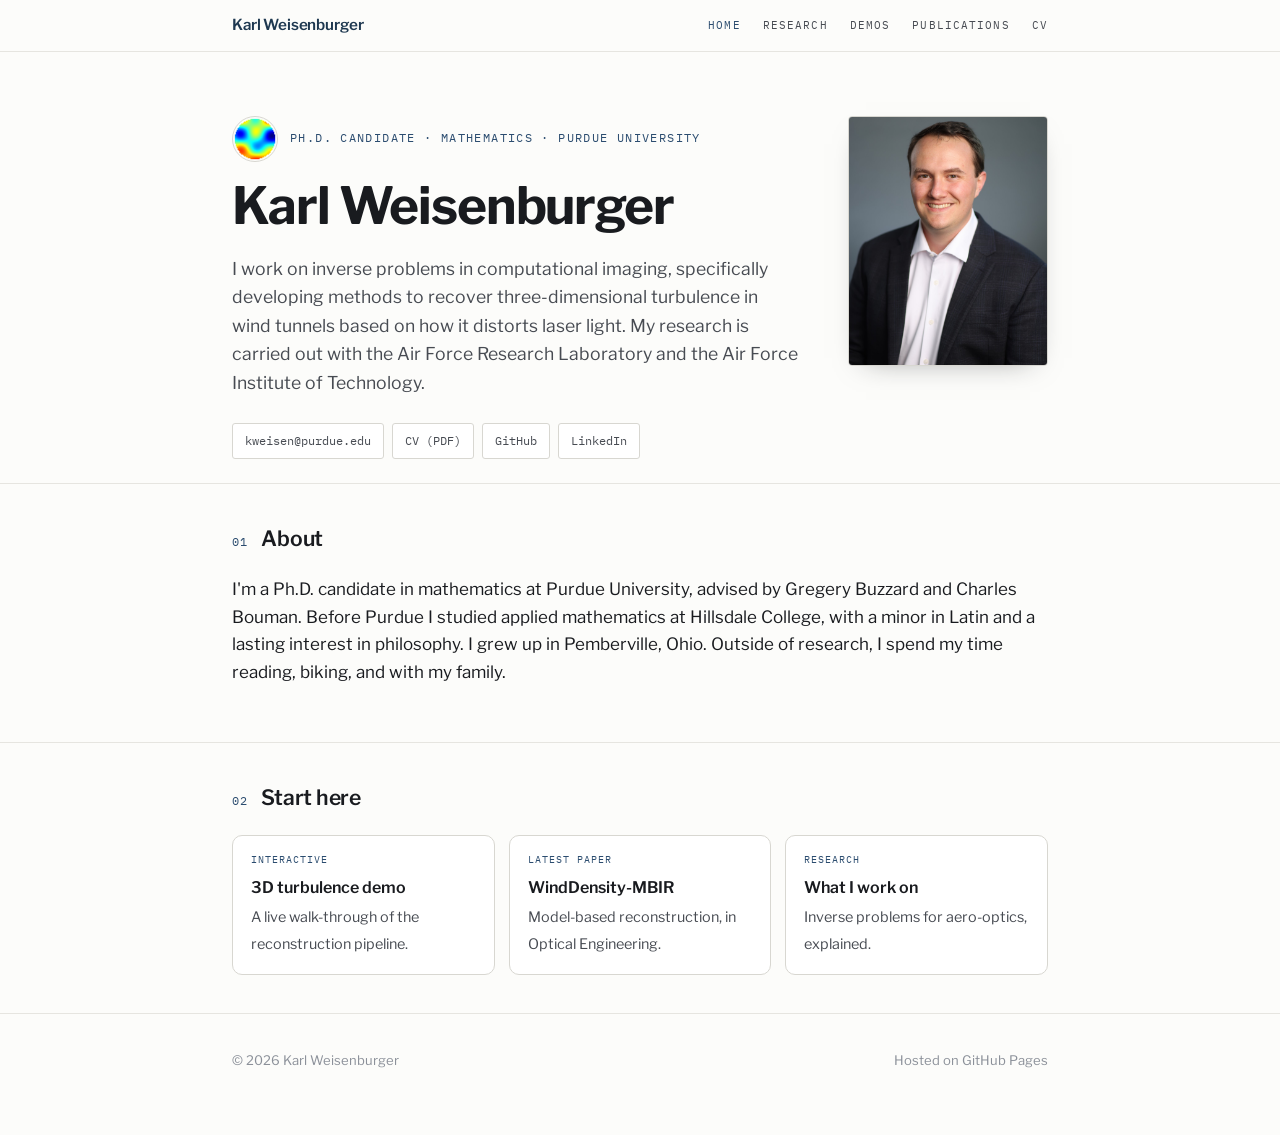
<file: index.html>
<!doctype html>
<html lang="en">
<head>
<meta charset="utf-8">
<meta name="viewport" content="width=device-width, initial-scale=1.0">
<title>Karl Weisenburger</title>
<meta name="description" content="Karl Weisenburger, Ph.D. candidate in mathematics at Purdue. Inverse problems and model-based reconstruction for aero-optics.">
<meta property="og:title" content="Karl Weisenburger">
<meta property="og:description" content="Ph.D. candidate in mathematics at Purdue. Inverse problems, computational imaging, tomographic wavefront sensing.">
<link rel="preconnect" href="https://fonts.googleapis.com">
<link rel="preconnect" href="https://fonts.gstatic.com" crossorigin>
<link href="https://fonts.googleapis.com/css2?family=Libre+Franklin:wght@400;500;600;700&family=IBM+Plex+Mono:wght@400;500&display=swap" rel="stylesheet">
<link rel="stylesheet" href="style.css">
<script>document.documentElement.classList.add('js');</script>
</head>
<body>

<nav><div class="wrap">
  <a class="brand" href="index.html">Karl Weisenburger</a>
  <span class="links">
    <a class="here" href="index.html">Home</a>
    <a href="research.html">Research</a>
    <a href="demos.html">Demos</a>
    <a href="publications.html">Publications</a>
    <a href="cv.pdf">CV</a>
  </span>
</div></nav>

<header class="hero">
  <div class="wrap">
    <div class="hero-grid">
      <div>
        <div class="mark">
          <canvas id="cvChip" width="48" height="48" aria-hidden="true"></canvas>
          <p class="eyebrow">Ph.D. Candidate · Mathematics · Purdue University</p>
        </div>
        <h1>Karl Weisenburger</h1>
        <p class="intro">I work on inverse problems in computational imaging, specifically developing methods to recover three-dimensional turbulence in wind tunnels based on how it distorts laser light. My research is carried out with the Air Force Research Laboratory and the Air Force Institute of Technology.</p>
        <div class="contacts">
          <a href="mailto:kweisen@purdue.edu">kweisen@purdue.edu</a>
          <a href="cv.pdf">CV (PDF)</a>
          <a href="https://github.com/Karl-Weisenburger">GitHub</a>
          <a href="https://www.linkedin.com/in/karl-weisenburger-776937213">LinkedIn</a>
        </div>
      </div>
      <div class="portrait">
        <img src="photo.jpg" alt="Karl Weisenburger" onerror="this.replaceWith(Object.assign(document.createElement('div'),{className:'ph',textContent:'KW'}));">
      </div>
    </div>
  </div>
</header>

<section>
  <div class="wrap reveal">
    <div class="sec-head"><span class="sec-num">01</span><h2>About</h2></div>
    <p>I'm a Ph.D. candidate in mathematics at Purdue University, advised by Gregery Buzzard and Charles Bouman. Before Purdue I studied applied mathematics at Hillsdale College, with a minor in Latin and a lasting interest in philosophy. I grew up in Pemberville, Ohio. Outside of research, I spend my time reading, biking, and with my family.</p>
  </div>
</section>

<section>
  <div class="wrap reveal">
    <div class="sec-head"><span class="sec-num">02</span><h2>Start here</h2></div>
    <div class="cards">
      <a class="lcard" href="demos.html">
        <span class="lk">Interactive</span>
        <span class="lt">3D turbulence demo</span>
        <span class="ls">A live walk-through of the reconstruction pipeline.</span>
      </a>
      <a class="lcard" href="publications.html">
        <span class="lk">Latest paper</span>
        <span class="lt">WindDensity-MBIR</span>
        <span class="ls">Model-based reconstruction, in Optical Engineering.</span>
      </a>
      <a class="lcard" href="research.html">
        <span class="lk">Research</span>
        <span class="lt">What I work on</span>
        <span class="ls">Inverse problems for aero-optics, explained.</span>
      </a>
    </div>
  </div>
</section>

<footer><div class="wrap">
  <span>&copy; <span id="yr">2026</span> Karl Weisenburger</span>
  <span>Hosted on GitHub Pages</span>
</div></footer>

<script>
  document.getElementById('yr').textContent = new Date().getFullYear();
  var els = document.querySelectorAll('.reveal');
  if ('IntersectionObserver' in window){
    var io = new IntersectionObserver(function(es){ es.forEach(function(e){ if(e.isIntersecting){ e.target.classList.add('in'); io.unobserve(e.target);} }); }, {threshold:0.1});
    els.forEach(function(el){ io.observe(el); });
  } else { els.forEach(function(el){ el.classList.add('in'); }); }

  function mulberry32(a){return function(){a|=0;a=a+0x6D2B79F5|0;var t=Math.imul(a^a>>>15,1|a);t=t+Math.imul(t^t>>>7,61|t)^t;return((t^t>>>14)>>>0)/4294967296;};}
  function jet(t){t=t<0?0:t>1?1:t;var r=1.5-Math.abs(4*t-3),g=1.5-Math.abs(4*t-2),b=1.5-Math.abs(4*t-1);return[Math.round(255*(r<0?0:r>1?1:r)),Math.round(255*(g<0?0:g>1?1:g)),Math.round(255*(b<0?0:b>1?1:b))];}
  function field(N,seed){var rng=mulberry32(seed),c=[];for(var k=0;k<5;k++)c.push({ax:rng()*1.1+0.35,ay:rng()*1.1+0.35,px:rng()*6.283,py:rng()*6.283,amp:rng()*0.8+0.4});var f=new Float32Array(N*N),i=0,mn=1e9,mx=-1e9;for(var y=0;y<N;y++)for(var x=0;x<N;x++){var u=x/N*6.283,v=y/N*6.283,s=0;for(var j=0;j<c.length;j++){var o=c[j];s+=o.amp*Math.sin(o.ax*u+o.px)*Math.cos(o.ay*v+o.py);}f[i]=s;if(s<mn)mn=s;if(s>mx)mx=s;i++;}for(i=0;i<f.length;i++)f[i]=(f[i]-mn)/(mx-mn);return f;}
  (function(){var chip=document.getElementById('cvChip'); if(!chip) return; var N=48,R=N*0.46,cx=N/2-0.5,cy=N/2-0.5,cf=field(N,909),ctx=chip.getContext('2d'),im=ctx.createImageData(N,N),p=im.data;
    for(var y=0;y<N;y++)for(var x=0;x<N;x++){var ii=y*N+x,oo=ii*4,d=Math.sqrt((x-cx)*(x-cx)+(y-cy)*(y-cy)); if(d<=R){var col=jet(cf[ii]);p[oo]=col[0];p[oo+1]=col[1];p[oo+2]=col[2];p[oo+3]=255;}else{p[oo+3]=0;}}
    ctx.putImageData(im,0,0);})();
</script>
  <script data-goatcounter="https://karl-weisenburger.goatcounter.com/count"
        async src="//gc.zgo.at/count.js"></script>
</body>
</html>
</file>
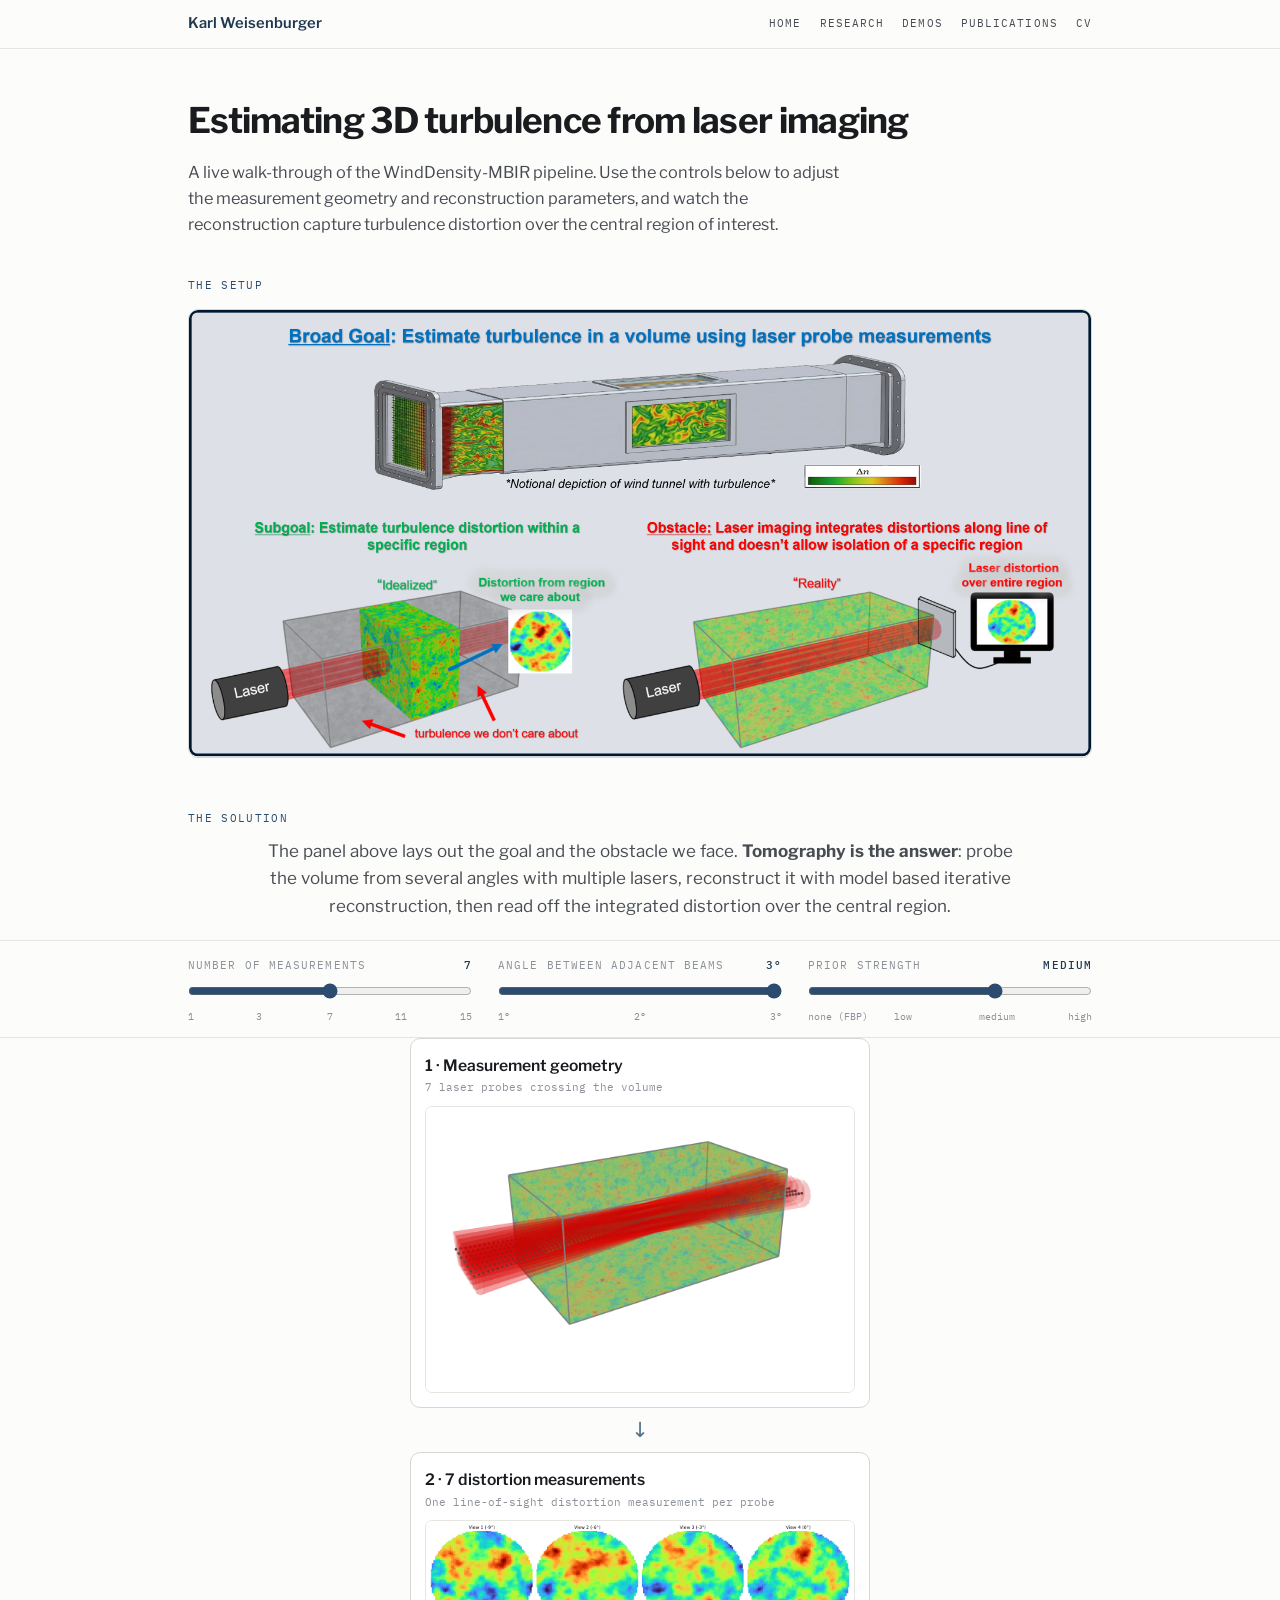
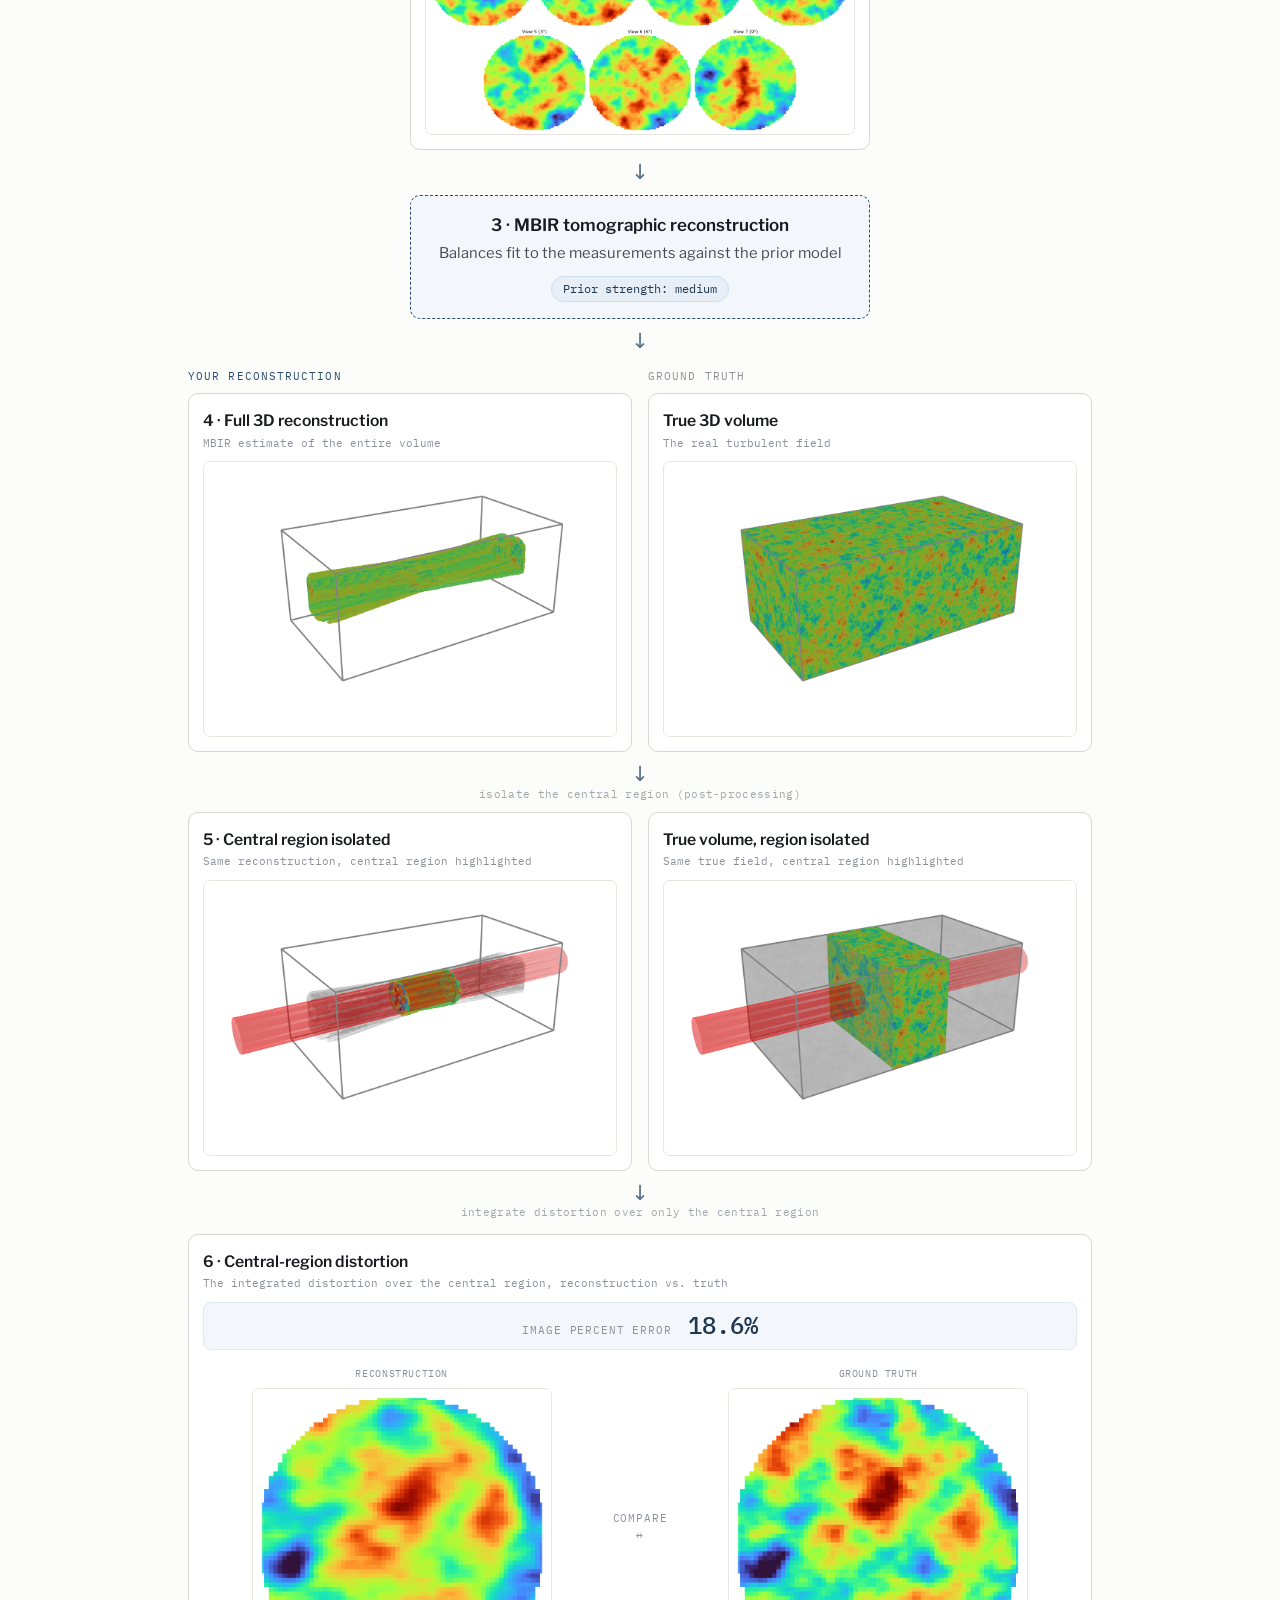
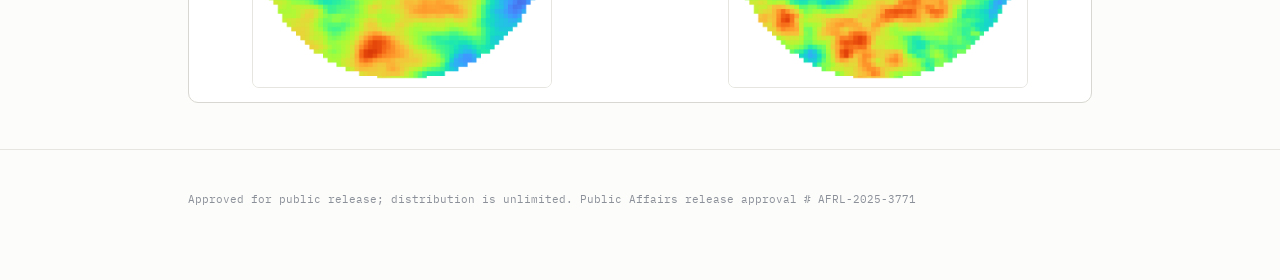
<file: demos/winddensity/index.html>
<!doctype html>
<html lang="en">
<head>
<meta charset="utf-8">
<meta name="viewport" content="width=device-width, initial-scale=1.0">
<title>Interactive demo · 3D turbulence from laser imaging · Karl Weisenburger</title>
<meta name="description" content="Interactive demo: estimating 3D turbulence from laser imaging with model-based iterative reconstruction. Adjust the number of measurements and the prior strength.">
<link rel="preconnect" href="https://fonts.googleapis.com">
<link rel="preconnect" href="https://fonts.gstatic.com" crossorigin>
<link href="https://fonts.googleapis.com/css2?family=Libre+Franklin:wght@400;500;600;700&family=IBM+Plex+Mono:wght@400;500&display=swap" rel="stylesheet">
<style>
  :root{
    --bg:#FCFCFA; --panel:#FFFFFF; --ink:#191B1F; --soft:#474B52; --muted:#8B9099;
    --line:#E6E5E0; --line-2:#D8D7D1; --accent:#2B4C6F; --accent-deep:#1E3850;
    --sans:"Libre Franklin",system-ui,sans-serif; --mono:"IBM Plex Mono",ui-monospace,monospace;
  }
  *{box-sizing:border-box;}
  html{scroll-behavior:smooth;}
  body{margin:0; background:var(--bg); color:var(--ink); font-family:var(--sans); font-size:17px; line-height:1.6; -webkit-font-smoothing:antialiased;}
  a{color:var(--accent-deep); text-decoration:none; border-bottom:1px solid rgba(43,76,111,.3);}
  a:hover{color:var(--accent); border-color:var(--accent);}
  .wrap{max-width:960px; margin:0 auto; padding:0 28px;}

  nav{background:var(--bg); border-bottom:1px solid var(--line);}
  nav .wrap{display:flex; justify-content:space-between; align-items:center; padding:12px 28px;}
  nav .brand{font-weight:600; font-size:.92rem; border:none;}
  nav .links{display:flex; gap:18px; flex-wrap:wrap;}
  nav .links a{font-family:var(--mono); font-size:.68rem; letter-spacing:.1em; text-transform:uppercase; color:var(--soft); border:none;}
  nav .links a:hover{color:var(--accent);}

  .top{padding:30px 0 8px;}
  .back{font-family:var(--mono); font-size:.72rem; letter-spacing:.08em; text-transform:uppercase; color:var(--soft); border:none;}
  h1{font-weight:700; font-size:clamp(1.7rem,4vw,2.2rem); letter-spacing:-.02em; margin:14px 0 10px;}
  .intro{color:var(--soft); font-size:1.02rem; margin:0 0 6px; max-width:60ch;}

  /* controls */
  .controls{position:sticky; top:0; z-index:20; background:rgba(252,252,250,.94); backdrop-filter:blur(6px); border-top:1px solid var(--line); border-bottom:1px solid var(--line); margin-top:18px;}
  .controls .wrap{padding:16px 28px; display:grid; grid-template-columns:repeat(3, 1fr); gap:26px;}
  .ctrl .lbl{font-family:var(--mono); font-size:.68rem; letter-spacing:.1em; text-transform:uppercase; color:var(--muted); display:flex; justify-content:space-between; margin-bottom:6px;}
  .ctrl .val{color:var(--accent-deep); font-weight:500;}
  .ctrl input[type=range]{width:100%; accent-color:var(--accent); margin:2px 0 4px;}
  .ticks { position: relative; height: 1.2em; margin-top: 2px; font-family: var(--mono); font-size: .62rem; color: var(--muted); }
  .ticks span { position: absolute; top: 0; transform: translateX(-50%); white-space: nowrap; }
  .ticks span:first-child { transform: translateX(0); }
  .ticks span:last-child { transform: translateX(-100%); }
  @media (max-width:768px){ .controls .wrap{grid-template-columns:1fr; gap:18px;} }

  section{padding:26px 0;}
  .kicker{font-family:var(--mono); font-size:.7rem; letter-spacing:.12em; text-transform:uppercase; color:var(--accent); margin:0 0 14px;}

  .band{border:1px solid var(--line-2); border-radius:10px; overflow:hidden; background:var(--panel);}
  .band + .band{margin-top:12px;}

  .flow{display:flex; flex-direction:column; align-items:center; gap:0;}
  .stage{width:100%; max-width:460px;}
  .arrow{color:var(--accent); font-size:1.3rem; line-height:1; margin:12px 0; opacity:.8; text-align:center;}
  .arrow .arrow-cap{display:block; font-family:var(--mono); font-size:.66rem; letter-spacing:.03em; color:var(--muted); margin-top:4px;}

  .card{border:1px solid var(--line-2); border-radius:10px; background:var(--panel); padding:14px;}
  .card .ct{font-weight:600; font-size:.98rem; margin:0 0 2px;}
  .card .cs{font-family:var(--mono); font-size:.68rem; color:var(--muted); margin:0 0 10px; line-height:1.45;}

  .slot{position:relative; width:100%; border-radius:7px; overflow:hidden; background:#FFFFFF; border:1px solid var(--line);}
  .ar32{aspect-ratio:3/2;} .ar21{aspect-ratio:2/1;} .ar11{aspect-ratio:1/1;}
  .slot img{width:100%; height:100%; object-fit:contain; display:none; background:#FFFFFF;}
  .slot.fit{aspect-ratio:auto; border:none; background:transparent; border-radius:0;}
  .slot.fit img{height:auto; object-fit:contain; background:transparent;}
  .slot.fit .ph{position:relative; inset:auto; min-height:90px;}
  .ph{position:absolute; inset:0; display:flex; flex-direction:column; align-items:center; justify-content:center; gap:6px; text-align:center; padding:12px;
      background:repeating-linear-gradient(45deg,#fff,#fff 10px,#F4F2EC 10px,#F4F2EC 20px);}
  .ph .ph-t{font-size:.82rem; color:var(--soft); font-weight:500;}
  .ph .fn{font-family:var(--mono); font-size:.68rem; color:var(--accent-deep); background:#E8EEF5; padding:2px 8px; border-radius:4px;}

  .mbir{text-align:center; padding:16px; border:1px dashed var(--accent); border-radius:10px; background:#F3F6FA;}
  .mbir .t{font-weight:600;}
  .mbir .p{font-size:.92rem; color:var(--soft); margin-top:3px;}
  .mbir .pill{display:inline-block; margin-top:10px; font-family:var(--mono); font-size:.72rem; color:var(--accent-deep); background:#E8EEF5; border:1px solid #CDDDF0; padding:3px 11px; border-radius:999px;}

  .lower{display:grid; grid-template-columns:1fr 1fr; gap:16px; margin-top:4px;}
  .lane-h{font-family:var(--mono); font-size:.68rem; letter-spacing:.1em; text-transform:uppercase; margin:0 0 8px;}
  .lane-recon .lane-h{color:var(--accent);}
  .lane-truth .lane-h{color:var(--muted);}
  @media (max-width:560px){ .lower{grid-template-columns:1fr;} }

  .compare{margin-top:16px;}
  .compare .cmp-grid{display:grid; grid-template-columns:1fr auto 1fr; gap:12px; align-items:center;}
  .compare .vs{font-family:var(--mono); font-size:.66rem; letter-spacing:.08em; text-transform:uppercase; color:var(--muted); text-align:center;}
  .compare .mini-h{font-family:var(--mono); font-size:.64rem; letter-spacing:.06em; text-transform:uppercase; color:var(--muted); text-align:center; margin:0 0 6px;}
  @media (max-width:560px){ .compare .cmp-grid{grid-template-columns:1fr;} .compare .vs{padding:4px 0;} }

  .soln-intro{color:var(--soft); max-width:64ch; margin:-4px auto 20px; text-align:center;}

  .nrmse-bar{display:flex; align-items:baseline; justify-content:center; gap:16px; margin:2px 0 16px; padding:10px 14px; background:#F3F6FA; border:1px solid #E0E8F0; border-radius:8px; flex-wrap:wrap;}
  .nrmse-bar .nlabel{font-family:var(--mono); font-size:.66rem; letter-spacing:.08em; text-transform:uppercase; color:var(--muted);}
  .nrmse-bar .nval{font-family:var(--mono); font-size:1.5rem; font-weight:500; color:var(--accent-deep); line-height:1;}
  .nrmse-bar .nsub{font-family:var(--mono); font-size:.72rem; color:var(--muted);}
  .compare .slot{max-width:300px; margin-left:auto; margin-right:auto;}

  footer{padding:30px 0 60px; color:var(--muted); font-size:.82rem; border-top:1px solid var(--line); margin-top:20px;}
  .note{font-family:var(--mono); font-size:.7rem; color:var(--muted); line-height:1.6;}
</style>
</head>
<body>

<nav><div class="wrap">
  <a class="brand" href="../../index.html">Karl Weisenburger</a>
  <span class="links">
    <a href="../../index.html">Home</a>
    <a href="../../research.html">Research</a>
    <a href="../../demos.html">Demos</a>
    <a href="../../publications.html">Publications</a>
    <a href="../../cv.pdf">CV</a>
  </span>
</div></nav>

<div class="top">
  <div class="wrap">
    <h1>Estimating 3D turbulence from laser imaging</h1>
    <p class="intro">A live walk-through of the WindDensity-MBIR pipeline. Use the controls below to adjust the measurement geometry and reconstruction parameters, and watch the reconstruction capture turbulence distortion over the central region of interest.</p>
  </div>
</div>

<section>
  <div class="wrap">
    <p class="kicker">The setup</p>
    <div class="band"><div class="slot fit" id="slot-context"><img alt="Goal, problem, and idea"><div class="ph"><span class="ph-t">Context strip: goal / problem / idea</span><span class="fn">img/context.png</span></div></div></div>
  </div>
</section>

<section>
  <div class="wrap">
    <p class="kicker">The solution</p>
    <p class="soln-intro">The panel above lays out the goal and the obstacle we face. <b>Tomography is the answer</b>: probe the volume from several angles with multiple lasers, reconstruct it with model based iterative reconstruction, then read off the integrated distortion over the central region.</p>
  </div>

  <div class="controls">
    <div class="wrap">
      <div class="ctrl">
        <div class="lbl"><span>Number of measurements</span><span class="val" id="nOut">7</span></div>
        <input type="range" id="nSlider" min="0" max="4" step="1" value="2" aria-label="Number of measurements">
        <div class="ticks">
  		<span style="left: 0%;">1</span>
  		<span style="left: 25%;">3</span>
  		<span style="left: 50%;">7</span>
  		<span style="left: 75%;">11</span>
  		<span style="left: 100%;">15</span>
	</div>
      </div>
      <div class="ctrl">
        <div class="lbl"><span>Angle between adjacent beams</span><span class="val" id="aOut">3&deg;</span></div>
        <input type="range" id="aSlider" min="0" max="2" step="1" value="2" aria-label="Angle between adjacent beams">
        <div class="ticks">
  		<span style="left: 0%;">1&deg;</span>
  		<span style="left: 50%;">2&deg;</span>
  		<span style="left: 100%;">3&deg;</span>
	</div>
      </div>
      <div class="ctrl">
        <div class="lbl"><span>Prior strength</span><span class="val" id="pOut">medium</span></div>
        <input type="range" id="pSlider" min="0" max="3" step="1" value="2" aria-label="Prior strength">
        <div class="ticks">
  		<span style="left: 0%;">none (FBP)</span>
  		<span style="left: 33.33%;">low</span>
  		<span style="left: 66.66%;">medium</span>
 		<span style="left: 100%;">high</span>
	</div>
      </div>
    </div>
  </div>

  <div class="wrap">
    <div class="flow">

      <div class="stage card">
        <p class="ct">1 · Measurement geometry</p>
        <p class="cs" id="geomCap">7 laser probes crossing the volume</p>
        <div class="slot ar32" id="slot-geom"><img alt="Measurement geometry"><div class="ph"><span class="ph-t">Geometry</span><span class="fn" id="fn-geom">img/geom_N07_a3.png</span></div></div>
      </div>
      <div class="arrow">&darr;</div>

      <div class="stage card">
        <p class="ct">2 · <span id="viewsTitle">7 distortion measurements</span></p>
        <p class="cs">One line-of-sight distortion measurement per probe</p>
        <div class="slot ar21" id="slot-views"><img alt="Distortion measurements"><div class="ph"><span class="ph-t">Measurements</span><span class="fn" id="fn-views">img/views_N07_a3.png</span></div></div>
      </div>
      <div class="arrow">&darr;</div>

      <div class="stage mbir">
        <div class="t">3 · MBIR tomographic reconstruction</div>
        <div class="p">Balances fit to the measurements against the prior model</div>
        <div class="pill">Prior strength: <span id="mbirP">just right</span></div>
      </div>
      <div class="arrow">&darr;</div>

      <div class="stage" style="max-width:none; width:100%;">

        <div class="lower">
          <div class="lane-recon">
            <p class="lane-h">Your reconstruction</p>
            <div class="card">
              <p class="ct">4 · Full 3D reconstruction</p>
              <p class="cs">MBIR estimate of the entire volume</p>
              <div class="slot ar32" id="slot-recon-full"><img alt="Full 3D reconstruction"><div class="ph"><span class="ph-t">3D reconstruction</span><span class="fn" id="fn-recon-full">img/recon_N07_a3_p2.png</span></div></div>
            </div>
          </div>
          <div class="lane-truth">
            <p class="lane-h">Ground truth</p>
            <div class="card">
              <p class="ct">True 3D volume</p>
              <p class="cs">The real turbulent field</p>
              <div class="slot ar32" id="slot-truthvol-full"><img alt="True 3D volume"><div class="ph"><span class="ph-t">True volume</span><span class="fn">img/truth_volume.png</span></div></div>
            </div>
          </div>
        </div>

        <div class="arrow">&darr;<span class="arrow-cap">isolate the central region (post-processing)</span></div>

        <div class="lower">
          <div class="lane-recon">
            <div class="card">
              <p class="ct">5 · Central region isolated</p>
              <p class="cs">Same reconstruction, central region highlighted</p>
              <div class="slot ar32" id="slot-recon-roi"><img alt="Reconstruction with central region highlighted"><div class="ph"><span class="ph-t">Central region</span><span class="fn" id="fn-recon-roi">img/recon_roi_N07_a3_p2.png</span></div></div>
            </div>
          </div>
          <div class="lane-truth">
            <div class="card">
              <p class="ct">True volume, region isolated</p>
              <p class="cs">Same true field, central region highlighted</p>
              <div class="slot ar32" id="slot-truthvol-roi"><img alt="True volume with central region highlighted"><div class="ph"><span class="ph-t">Central region</span><span class="fn">img/truth_volume_roi.png</span></div></div>
            </div>
          </div>
        </div>

        <div class="arrow">&darr;<span class="arrow-cap">integrate distortion over only the central region</span></div>

        <div class="card compare">
          <p class="ct">6 · Central-region distortion</p>
          <p class="cs">The integrated distortion over the central region, reconstruction vs. truth</p>
          <div class="nrmse-bar">
            <span class="nlabel">Image percent error</span>
            <span class="nval" id="nrmseStable"></span>
          </div>
          <div class="cmp-grid">
            <div>
              <p class="mini-h">Reconstruction</p>
              <div class="slot ar11" id="slot-dist"><img alt="Reconstructed central distortion"><div class="ph"><span class="ph-t">Recon distortion</span><span class="fn" id="fn-dist">img/dist_N07_a3_p2.png</span></div></div>
            </div>
            <div class="vs">compare<br>&harr;</div>
            <div>
              <p class="mini-h">Ground truth</p>
              <div class="slot ar11" id="slot-truthdist"><img alt="True central distortion"><div class="ph"><span class="ph-t">True distortion</span><span class="fn">img/truth_dist.png</span></div></div>
            </div>
          </div>
        </div>
      </div>

    </div>
  </div>
</section>

<footer>
  <div class="wrap">
    <p class="note">Approved for public release; distribution is unlimited. Public Affairs release approval # AFRL-2025-3771</p>
  </div>
</footer>

<script>
  const NS = [1,3,7,11,15];
  const PRI = ['no prior (FBP)','low','medium','high'];
  const ANG = [1, 2, 3];
  
  // NRMSE keyed by N, then angle index, then prior index: [traditional, stable_range]
  const NRMSE = {
    1: [
      [[0.8908,0.2766], [0.7950,0.2469], [0.7940,0.2465], [0.7977,0.2477]], // ai=0 (1 deg)
      [[0.8908,0.2766], [0.7950,0.2469], [0.7940,0.2465], [0.7977,0.2477]], // ai=1 (2 deg)
      [[0.8908,0.2766], [0.7950,0.2469], [0.7940,0.2465], [0.7977,0.2477]]  // ai=2 (3 deg)
    ],
    3: [
      [[0.8258,0.2564], [0.6722,0.2087], [0.7021,0.2180], [0.7530,0.2338]], // ai=0 (1 deg)
      [[0.7691,0.2388], [0.6007,0.1865], [0.6446,0.2002], [0.6973,0.2165]], // ai=1 (2 deg)
      [[0.7890,0.2450], [0.6225,0.1933], [0.6230,0.1934], [0.6729,0.2089]]  // ai=2 (3 deg)
    ],
    7: [
      [[0.7330,0.2276], [0.6100,0.1894], [0.5819,0.1807], [0.6568,0.2039]], // ai=0 (1 deg)
      [[0.6592,0.2047], [0.5898,0.1831], [0.5830,0.1810], [0.6004,0.1864]], // ai=1 (2 deg)
      [[0.6606,0.2051], [0.6223,0.1932], [0.5982,0.1857], [0.6105,0.1896]]  // ai=2 (3 deg)
    ],
    11: [
      [[0.7051,0.2189], [0.6162,0.1913], [0.5783,0.1796], [0.6092,0.1892]], // ai=0 (1 deg)
      [[0.6006,0.1865], [0.6151,0.1910], [0.5850,0.1816], [0.6059,0.1881]], // ai=1 (2 deg)
      [[0.6307,0.1958], [0.6311,0.1960], [0.6070,0.1885], [0.7095,0.2203]]  // ai=2 (3 deg)
    ],
    15: [
      [[0.6612,0.2053], [0.5967,0.1853], [0.5449,0.1692], [0.5789,0.1798]], // ai=0 (1 deg)
      [[0.6241,0.1938], [0.6338,0.1968], [0.5879,0.1825], [0.6769,0.2102]], // ai=1 (2 deg)
      [[0.6180,0.1919], [0.6345,0.1970], [0.5923,0.1839], [0.7026,0.2182]]  // ai=2 (3 deg)
    ]
  };
  
  let ni = 2, pi = 2, ai = 2; // Default starting states (7 measurements, 3 deg, medium prior)
  const pad = n => String(n).padStart(2,'0');

  function setSlot(id, file, fnId){
    const slot = document.getElementById(id);
    const img = slot.querySelector('img');
    const ph  = slot.querySelector('.ph');
    const fn  = fnId ? document.getElementById(fnId) : ph.querySelector('.fn');
    img.onerror = () => { img.style.display='none'; ph.style.display='flex'; if(fn) fn.textContent=file; };
    img.onload  = () => { img.style.display='block'; ph.style.display='none'; };
    img.src = file;
  }

  function dynFiles(){
    const N = pad(NS[ni]);
    const A = ANG[ai]; // Unpadded angle value based on your requested convention
    return {
      geom:      `img/geom_N${N}_a${A}.png`,
      views:     `img/views_N${N}_a${A}.png`,
      reconFull: `img/recon_N${N}_a${A}_p${pi}.png`,
      reconRoi:  `img/recon_roi_N${N}_a${A}_p${pi}.png`,
      dist:      `img/dist_N${N}_a${A}_p${pi}.png`
    };
  }

  function update(){
    const f = dynFiles();
    setSlot('slot-geom',       f.geom,      'fn-geom');
    setSlot('slot-views',      f.views,     'fn-views');
    setSlot('slot-recon-full', f.reconFull, 'fn-recon-full');
    setSlot('slot-recon-roi',  f.reconRoi,  'fn-recon-roi');
    setSlot('slot-dist',       f.dist,      'fn-dist');
    const n = NS[ni];
    document.getElementById('nOut').textContent = n;
    document.getElementById('pOut').textContent = PRI[pi];
    document.getElementById('aOut').innerHTML = ANG[ai] + '&deg;';
    document.getElementById('mbirP').textContent = PRI[pi];
    document.getElementById('geomCap').textContent = n + ' laser ' + (n===1 ? 'probe' : 'probes') + ' crossing the volume';
    document.getElementById('viewsTitle').textContent = (n===1 ? 'A single distortion measurement' : n + ' distortion measurements');
    
    // Safely retrieve NRMSE data for current N, angle index, and prior index
    const nm = ((NRMSE[n] || [])[ai] || [])[pi] || [null,null];
    document.getElementById('nrmseStable').textContent = nm[1]!=null ? (nm[1]*100).toFixed(1)+'%' : '';
  }

  // static slots (set once)
  setSlot('slot-context','img/context.png');
  setSlot('slot-truthvol-full','img/truth_volume.png');
  setSlot('slot-truthvol-roi','img/truth_volume_roi.png');
  setSlot('slot-truthdist','img/truth_dist.png');

  // preload all dynamic frames into cache for instant swaps
  function preload(){
    NS.forEach(n => {
      const N = pad(n);
      ANG.forEach(A => {
        [`img/geom_N${N}_a${A}.png`, `img/views_N${N}_a${A}.png`].forEach(s => { const im=new Image(); im.src=s; });
        PRI.forEach((_, p) => {
          [`img/recon_N${N}_a${A}_p${p}.png`, `img/recon_roi_N${N}_a${A}_p${p}.png`, `img/dist_N${N}_a${A}_p${p}.png`].forEach(s => { const im=new Image(); im.src=s; });
        });
      });
    });
  }

  document.getElementById('nSlider').addEventListener('input', e => { ni = +e.target.value; update(); });
  document.getElementById('pSlider').addEventListener('input', e => { pi = +e.target.value; update(); });
  document.getElementById('aSlider').addEventListener('input', e => { ai = +e.target.value; update(); });

  update();
  preload();
</script>
  <script data-goatcounter="https://karl-weisenburger.goatcounter.com/count"
        async src="//gc.zgo.at/count.js"></script>
</body>
</html>
</file>
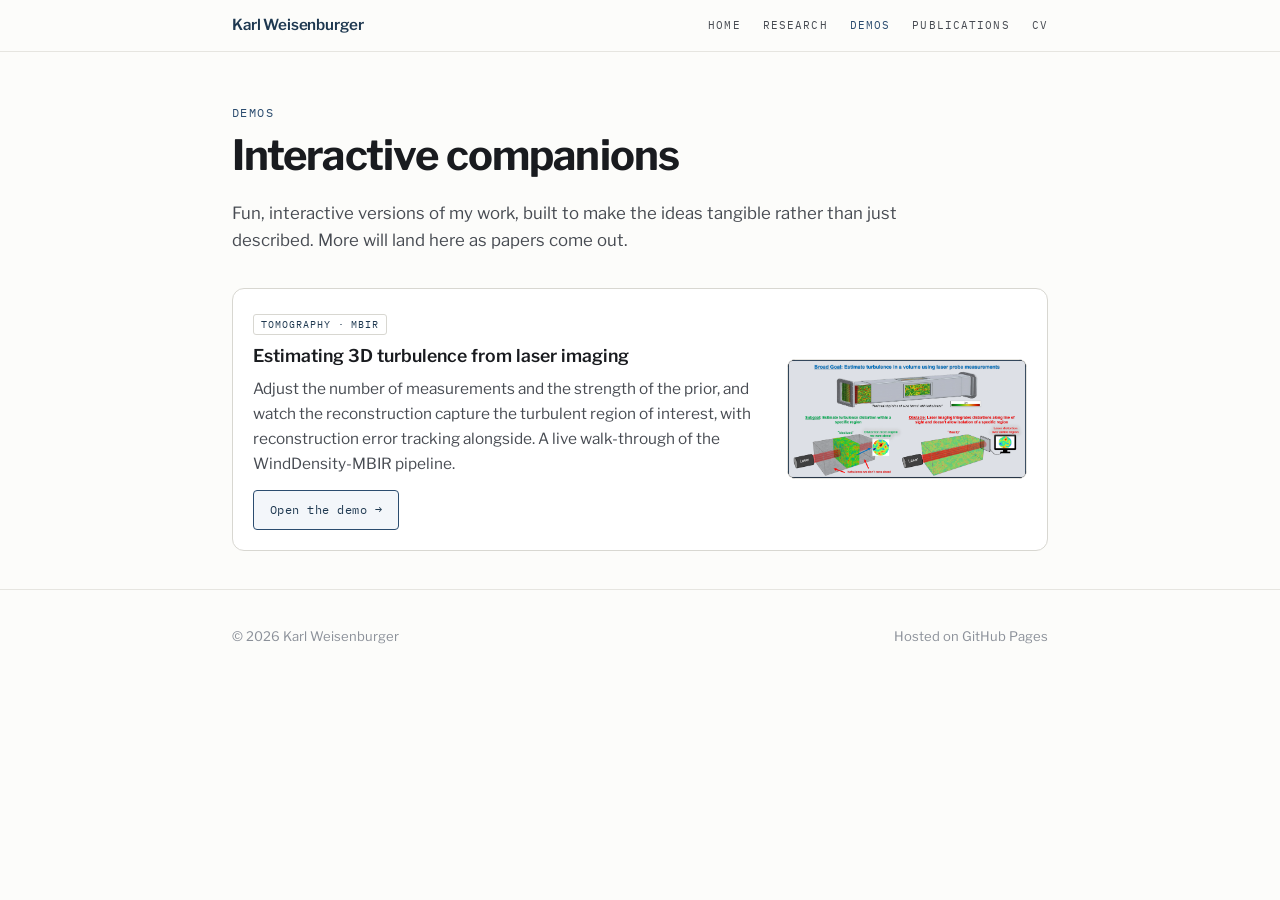
<file: demos.html>
<!doctype html>
<html lang="en">
<head>
<meta charset="utf-8">
<meta name="viewport" content="width=device-width, initial-scale=1.0">
<title>Demos · Karl Weisenburger</title>
<meta name="description" content="Interactive demos accompanying Karl Weisenburger's research.">
<link rel="preconnect" href="https://fonts.googleapis.com">
<link rel="preconnect" href="https://fonts.gstatic.com" crossorigin>
<link href="https://fonts.googleapis.com/css2?family=Libre+Franklin:wght@400;500;600;700&family=IBM+Plex+Mono:wght@400;500&display=swap" rel="stylesheet">
<link rel="stylesheet" href="style.css">
<script>document.documentElement.classList.add('js');</script>
</head>
<body>

<nav><div class="wrap">
  <a class="brand" href="index.html">Karl Weisenburger</a>
  <span class="links">
    <a href="index.html">Home</a>
    <a href="research.html">Research</a>
    <a class="here" href="demos.html">Demos</a>
    <a href="publications.html">Publications</a>
    <a href="cv.pdf">CV</a>
  </span>
</div></nav>

<div class="pagehead">
  <div class="wrap">
    <p class="eyebrow">Demos</p>
    <h1>Interactive companions</h1>
    <p class="lead">Fun, interactive versions of my work, built to make the ideas tangible rather than just described. More will land here as papers come out.</p>
  </div>
</div>

<section class="flush">
  <div class="wrap reveal">
    <div class="teaser">
      <div>
        <span class="tag">Tomography · MBIR</span>
        <p class="tt">Estimating 3D turbulence from laser imaging</p>
        <p class="ts">Adjust the number of measurements and the strength of the prior, and watch the reconstruction capture the turbulent region of interest, with reconstruction error tracking alongside. A live walk-through of the WindDensity-MBIR pipeline.</p>
        <a class="launch" href="demos/winddensity/index.html">Open the demo &rarr;</a>
      </div>
      <img class="shot" src="demo-context.png" alt="Tomographic wavefront sensing setup"
           onerror="this.style.display='none';">
    </div>
  </div>
</section>

<footer><div class="wrap">
  <span>&copy; <span id="yr">2026</span> Karl Weisenburger</span>
  <span>Hosted on GitHub Pages</span>
</div></footer>

<script>
  document.getElementById('yr').textContent = new Date().getFullYear();
  var els=document.querySelectorAll('.reveal');
  if('IntersectionObserver' in window){var io=new IntersectionObserver(function(es){es.forEach(function(e){if(e.isIntersecting){e.target.classList.add('in');io.unobserve(e.target);}});},{threshold:0.1});els.forEach(function(el){io.observe(el);});}else{els.forEach(function(el){el.classList.add('in');});}
</script>
  <script data-goatcounter="https://karl-weisenburger.goatcounter.com/count"
        async src="//gc.zgo.at/count.js"></script>
</body>
</html>
</file>
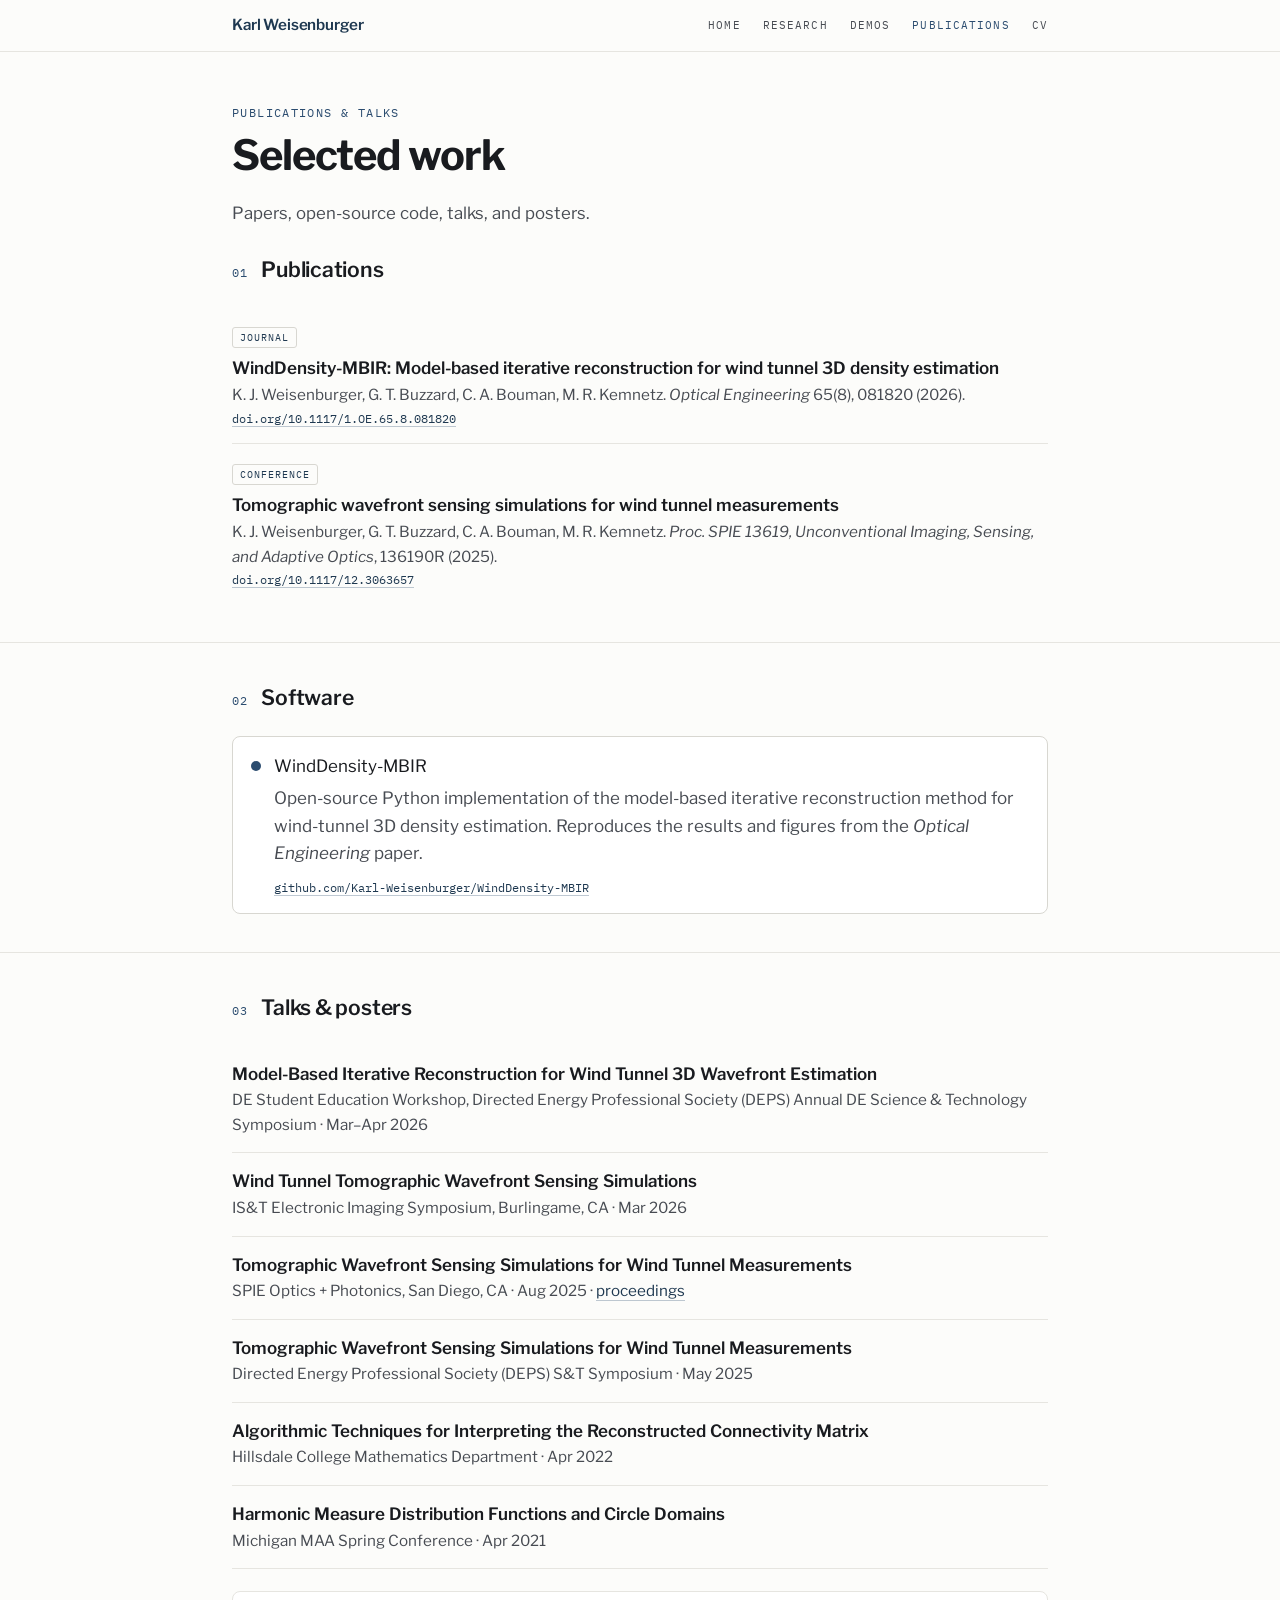
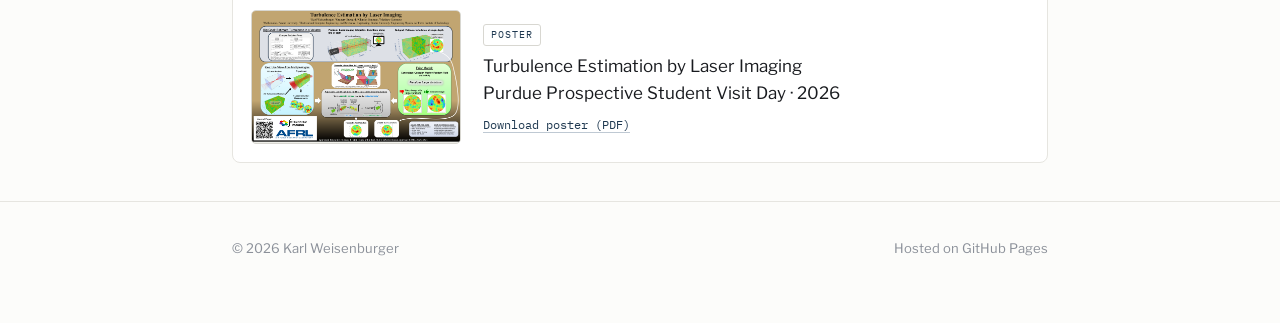
<file: publications.html>
<!doctype html>
<html lang="en">
<head>
<meta charset="utf-8">
<meta name="viewport" content="width=device-width, initial-scale=1.0">
<title>Publications &amp; talks · Karl Weisenburger</title>
<meta name="description" content="Publications, software, talks, and posters by Karl Weisenburger.">
<link rel="preconnect" href="https://fonts.googleapis.com">
<link rel="preconnect" href="https://fonts.gstatic.com" crossorigin>
<link href="https://fonts.googleapis.com/css2?family=Libre+Franklin:wght@400;500;600;700&family=IBM+Plex+Mono:wght@400;500&display=swap" rel="stylesheet">
<link rel="stylesheet" href="style.css">
<script>document.documentElement.classList.add('js');</script>
</head>
<body>

<nav><div class="wrap">
  <a class="brand" href="index.html">Karl Weisenburger</a>
  <span class="links">
    <a href="index.html">Home</a>
    <a href="research.html">Research</a>
    <a href="demos.html">Demos</a>
    <a class="here" href="publications.html">Publications</a>
    <a href="cv.pdf">CV</a>
  </span>
</div></nav>

<div class="pagehead">
  <div class="wrap">
    <p class="eyebrow">Publications &amp; talks</p>
    <h1>Selected work</h1>
    <p class="lead">Papers, open-source code, talks, and posters.</p>
  </div>
</div>

<section class="flush">
  <div class="wrap reveal">
    <div class="sec-head"><span class="sec-num">01</span><h2>Publications</h2></div>
    <div class="entry">
      <span class="tag">Journal</span>
      <div class="title">WindDensity-MBIR: Model-based iterative reconstruction for wind tunnel 3D density estimation</div>
      <div class="where">K. J. Weisenburger, G. T. Buzzard, C. A. Bouman, M. R. Kemnetz. <em>Optical Engineering</em> 65(8), 081820 (2026).</div>
      <div class="doi"><a href="https://doi.org/10.1117/1.OE.65.8.081820">doi.org/10.1117/1.OE.65.8.081820</a></div>
    </div>
    <div class="entry">
      <span class="tag">Conference</span>
      <div class="title">Tomographic wavefront sensing simulations for wind tunnel measurements</div>
      <div class="where">K. J. Weisenburger, G. T. Buzzard, C. A. Bouman, M. R. Kemnetz. <em>Proc. SPIE 13619, Unconventional Imaging, Sensing, and Adaptive Optics</em>, 136190R (2025).</div>
      <div class="doi"><a href="https://doi.org/10.1117/12.3063657">doi.org/10.1117/12.3063657</a></div>
    </div>
  </div>
</section>

<section>
  <div class="wrap reveal">
    <div class="sec-head"><span class="sec-num">02</span><h2>Software</h2></div>
    <div class="repo">
      <span class="dot"></span>
      <div>
        <div class="title">WindDensity-MBIR</div>
        <p style="margin:.3em 0 .55em;" class="soft">Open-source Python implementation of the model-based iterative reconstruction method for wind-tunnel 3D density estimation. Reproduces the results and figures from the <em>Optical Engineering</em> paper.</p>
        <p style="margin:0;" class="doi"><a href="https://github.com/Karl-Weisenburger/WindDensity-MBIR">github.com/Karl-Weisenburger/WindDensity-MBIR</a></p>
      </div>
    </div>
  </div>
</section>

<section>
  <div class="wrap reveal">
    <div class="sec-head"><span class="sec-num">03</span><h2>Talks &amp; posters</h2></div>
    <div class="entry">
      <div class="title">Model-Based Iterative Reconstruction for Wind Tunnel 3D Wavefront Estimation</div>
      <div class="where">DE Student Education Workshop, Directed Energy Professional Society (DEPS) Annual DE Science &amp; Technology Symposium · Mar–Apr 2026</div>
    </div>
    <div class="entry">
      <div class="title">Wind Tunnel Tomographic Wavefront Sensing Simulations</div>
      <div class="where">IS&amp;T Electronic Imaging Symposium, Burlingame, CA · Mar 2026</div>
    </div>
    <div class="entry">
      <div class="title">Tomographic Wavefront Sensing Simulations for Wind Tunnel Measurements</div>
      <div class="where">SPIE Optics + Photonics, San Diego, CA · Aug 2025 · <a href="https://www.spiedigitallibrary.org/conference-proceedings-of-spie/13619/136190R/Tomographic-wavefront-sensing-simulations-for-wind-tunnel-measurements/10.1117/12.3063657.full">proceedings</a></div>
    </div>
    <div class="entry">
      <div class="title">Tomographic Wavefront Sensing Simulations for Wind Tunnel Measurements</div>
      <div class="where">Directed Energy Professional Society (DEPS) S&amp;T Symposium · May 2025</div>
    </div>
    <div class="entry">
      <div class="title">Algorithmic Techniques for Interpreting the Reconstructed Connectivity Matrix</div>
      <div class="where">Hillsdale College Mathematics Department · Apr 2022</div>
    </div>
    <div class="entry">
      <div class="title">Harmonic Measure Distribution Functions and Circle Domains</div>
      <div class="where">Michigan MAA Spring Conference · Apr 2021</div>
    </div>

    <div class="poster">
      <a class="thumb" href="poster.pdf">
        <img src="poster.png" alt="Turbulence Estimation by Laser Imaging, research poster"
             onerror="this.parentNode.style.padding='28px';this.replaceWith(Object.assign(document.createElement('div'),{style:'font-family:var(--mono);font-size:.66rem;color:var(--muted);text-align:center;',textContent:'poster.png'}));">
      </a>
      <div>
        <span class="tag">Poster</span>
        <div class="title">Turbulence Estimation by Laser Imaging</div>
        <div class="where">Purdue Prospective Student Visit Day · 2026</div>
        <p style="margin:.5em 0 0;" class="doi"><a href="poster.pdf">Download poster (PDF)</a></p>
      </div>
    </div>
  </div>
</section>

<footer><div class="wrap">
  <span>&copy; <span id="yr">2026</span> Karl Weisenburger</span>
  <span>Hosted on GitHub Pages</span>
</div></footer>

<script>
  document.getElementById('yr').textContent = new Date().getFullYear();
  var els=document.querySelectorAll('.reveal');
  if('IntersectionObserver' in window){var io=new IntersectionObserver(function(es){es.forEach(function(e){if(e.isIntersecting){e.target.classList.add('in');io.unobserve(e.target);}});},{threshold:0.1});els.forEach(function(el){io.observe(el);});}else{els.forEach(function(el){el.classList.add('in');});}
</script>
  <script data-goatcounter="https://karl-weisenburger.goatcounter.com/count"
        async src="//gc.zgo.at/count.js"></script>
</body>
</html>
</file>
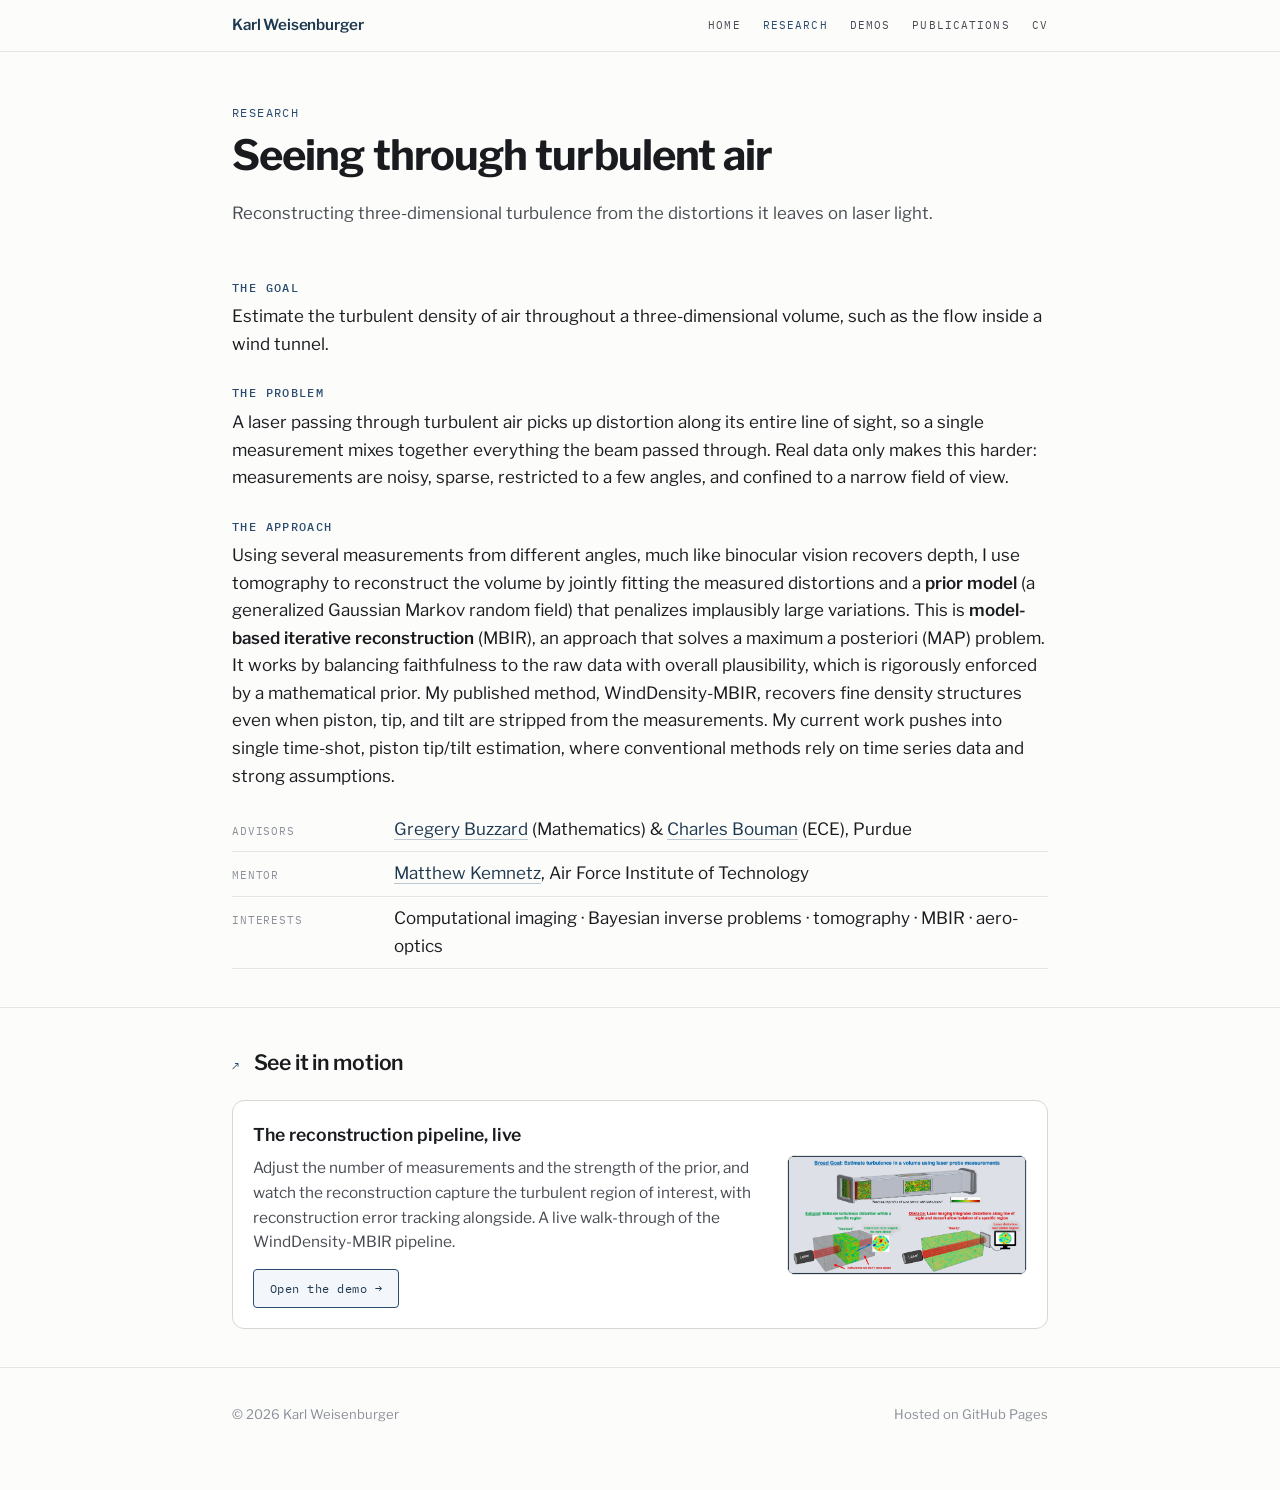
<file: research.html>
<!doctype html>
<html lang="en">
<head>
<meta charset="utf-8">
<meta name="viewport" content="width=device-width, initial-scale=1.0">
<title>Research · Karl Weisenburger</title>
<meta name="description" content="Tomographic wavefront sensing for wind tunnels: estimating 3D turbulence from laser distortion with model-based iterative reconstruction.">
<link rel="preconnect" href="https://fonts.googleapis.com">
<link rel="preconnect" href="https://fonts.gstatic.com" crossorigin>
<link href="https://fonts.googleapis.com/css2?family=Libre+Franklin:wght@400;500;600;700&family=IBM+Plex+Mono:wght@400;500&display=swap" rel="stylesheet">
<link rel="stylesheet" href="style.css">
<script>document.documentElement.classList.add('js');</script>
</head>
<body>

<nav><div class="wrap">
  <a class="brand" href="index.html">Karl Weisenburger</a>
  <span class="links">
    <a href="index.html">Home</a>
    <a class="here" href="research.html">Research</a>
    <a href="demos.html">Demos</a>
    <a href="publications.html">Publications</a>
    <a href="cv.pdf">CV</a>
  </span>
</div></nav>

<div class="pagehead">
  <div class="wrap">
    <p class="eyebrow">Research</p>
    <h1>Seeing through turbulent air</h1>
    <p class="lead">Reconstructing three-dimensional turbulence from the distortions it leaves on laser light.</p>
  </div>
</div>

<section class="flush">
  <div class="wrap reveal">
    <h3>The goal</h3>
    <p>Estimate the turbulent density of air throughout a three-dimensional volume, such as the flow inside a wind tunnel.</p>

    <h3>The problem</h3>
    <p>A laser passing through turbulent air picks up distortion along its entire line of sight, so a single measurement mixes together everything the beam passed through. Real data only makes this harder: measurements are noisy, sparse, restricted to a few angles, and confined to a narrow field of view.</p>

    <h3>The approach</h3>
    <p>Using several measurements from different angles, much like binocular vision recovers depth, I use tomography to reconstruct the volume by jointly fitting the measured distortions and a <strong>prior model</strong> (a generalized Gaussian Markov random field) that penalizes implausibly large variations. This is <strong>model-based iterative reconstruction</strong> (MBIR), an approach that solves a maximum a posteriori (MAP) problem. It works by balancing faithfulness to the raw data with overall plausibility, which is rigorously enforced by a mathematical prior. My published method, WindDensity-MBIR, recovers fine density structures even when piston, tip, and tilt are stripped from the measurements. My current work pushes into single time-shot, piston tip/tilt estimation, where conventional methods rely on time series data and strong assumptions.</p>

    <ul class="facts">
      <li><span class="k">Advisors</span><span><a href="https://www.math.purdue.edu/~buzzard/">Gregery Buzzard</a> (Mathematics) &amp; <a href="https://engineering.purdue.edu/~bouman/">Charles Bouman</a> (ECE), Purdue</span></li>
      <li><span class="k">Mentor</span><span><a href="https://www.afit.edu/">Matthew Kemnetz</a>, Air Force Institute of Technology</span></li>
      <li><span class="k">Interests</span><span>Computational imaging · Bayesian inverse problems · tomography · MBIR · aero-optics</span></li>
    </ul>
  </div>
</section>

<section>
  <div class="wrap reveal">
    <div class="sec-head"><span class="sec-num">↗</span><h2>See it in motion</h2></div>
    <div class="teaser">
      <div>
        <p class="tt">The reconstruction pipeline, live</p>
        <p class="ts">Adjust the number of measurements and the strength of the prior, and watch the reconstruction capture the turbulent region of interest, with reconstruction error tracking alongside. A live walk-through of the WindDensity-MBIR pipeline.</p>
        <a class="launch" href="demos/winddensity/index.html">Open the demo &rarr;</a>
      </div>
      <img class="shot" src="demo-context.png" alt="Tomographic wavefront sensing setup"
           onerror="this.style.display='none';">
    </div>
  </div>
</section>

<footer><div class="wrap">
  <span>&copy; <span id="yr">2026</span> Karl Weisenburger</span>
  <span>Hosted on GitHub Pages</span>
</div></footer>

<script>
  document.getElementById('yr').textContent = new Date().getFullYear();
  var els=document.querySelectorAll('.reveal');
  if('IntersectionObserver' in window){var io=new IntersectionObserver(function(es){es.forEach(function(e){if(e.isIntersecting){e.target.classList.add('in');io.unobserve(e.target);}});},{threshold:0.1});els.forEach(function(el){io.observe(el);});}else{els.forEach(function(el){el.classList.add('in');});}
</script>
  <script data-goatcounter="https://karl-weisenburger.goatcounter.com/count"
        async src="//gc.zgo.at/count.js"></script>
</body>
</html>
</file>
<file: style.css>
:root{
  --bg:#FCFCFA; --panel:#FFFFFF; --ink:#191B1F; --soft:#474B52; --muted:#8B9099;
  --line:#E6E5E0; --line-2:#D8D7D1; --accent:#2B4C6F; --accent-deep:#1E3850;
  --maxw:880px; --sans:"Libre Franklin",system-ui,sans-serif; --mono:"IBM Plex Mono",ui-monospace,monospace;
}
*{box-sizing:border-box;}
html{scroll-behavior:smooth;}
body{margin:0; background:var(--bg); color:var(--ink); font-family:var(--sans); font-size:17px; line-height:1.62; -webkit-font-smoothing:antialiased; text-rendering:optimizeLegibility;}
a{color:var(--accent-deep); text-decoration:none; border-bottom:1px solid rgba(43,76,111,.3); transition:color .15s,border-color .15s;}
a:hover{color:var(--accent); border-color:var(--accent);}
.wrap{max-width:var(--maxw); margin:0 auto; padding:0 32px;}

nav{position:sticky; top:0; z-index:10; background:rgba(252,252,250,.88); backdrop-filter:blur(6px); border-bottom:1px solid var(--line);}
nav .wrap{display:flex; justify-content:space-between; align-items:center; padding:13px 32px;}
nav .brand{font-weight:600; font-size:.95rem; letter-spacing:-.01em; border:none;}
nav .links{display:flex; gap:22px; flex-wrap:wrap;}
nav .links a{font-family:var(--mono); font-size:.7rem; letter-spacing:.1em; text-transform:uppercase; color:var(--soft); border:none;}
nav .links a:hover{color:var(--accent);}
nav .links a.here{color:var(--accent);}

header.hero{padding:64px 0 24px;}
.hero-grid{display:grid; grid-template-columns:1fr 200px; gap:48px; align-items:start;}
.mark{display:flex; align-items:center; gap:12px; margin:0 0 18px;}
.mark canvas{width:46px; height:46px; border-radius:50%; border:1px solid var(--line-2); display:block;}
.eyebrow{font-family:var(--mono); font-size:.72rem; letter-spacing:.12em; text-transform:uppercase; color:var(--accent); margin:0;}
h1{font-weight:700; font-size:clamp(2.3rem,5.5vw,3.2rem); line-height:1.04; letter-spacing:-.022em; margin:0 0 22px;}
.intro{font-size:1.1rem; color:var(--soft); margin:0 0 26px; max-width:54ch;}
.contacts{display:flex; flex-wrap:wrap; gap:8px;}
.contacts a{font-family:var(--mono); font-size:.76rem; padding:7px 12px; border:1px solid var(--line-2); color:var(--soft); background:var(--panel); border-radius:3px;}
.contacts a:hover{border-color:var(--accent); color:var(--accent);}

.portrait{width:200px; aspect-ratio:4/5; border:1px solid var(--line-2); border-radius:4px; overflow:hidden; position:relative; background:var(--panel); box-shadow:0 10px 28px -18px rgba(25,27,31,.5); justify-self:end;}
.portrait img{width:100%; height:100%; object-fit:cover; display:block;}
.portrait .ph{position:absolute; inset:0; display:flex; align-items:center; justify-content:center; background:#F4F4F0; color:var(--accent); font-weight:600; font-size:2.6rem;}

.pagehead{padding:52px 0 8px;}
.pagehead .eyebrow{margin-bottom:12px;}
.pagehead h1{font-size:clamp(2rem,5vw,2.6rem);}
.pagehead .lead{color:var(--soft); font-size:1.05rem; max-width:60ch; margin:0;}

section{padding:38px 0; border-top:1px solid var(--line);}
section.flush{border-top:none; padding-top:18px;}
.sec-head{display:flex; align-items:baseline; gap:14px; margin:0 0 20px;}
.sec-num{font-family:var(--mono); font-size:.74rem; color:var(--accent); letter-spacing:.05em;}
h2{font-weight:600; font-size:1.32rem; letter-spacing:-.01em; margin:0;}
h3{font-family:var(--mono); font-size:.72rem; letter-spacing:.12em; text-transform:uppercase; color:var(--accent); margin:26px 0 6px; font-weight:500;}
p{margin:0 0 1.05em; color:var(--ink);}
.soft{color:var(--soft);} .muted{color:var(--muted);} strong{font-weight:600;}

ul.facts{list-style:none; padding:0; margin:6px 0 0;}
ul.facts li{display:grid; grid-template-columns:148px 1fr; gap:14px; padding:8px 0; border-bottom:1px solid var(--line); align-items:baseline;}
ul.facts .k{font-family:var(--mono); font-size:.68rem; letter-spacing:.08em; text-transform:uppercase; color:var(--muted);}

.entry{padding:15px 0; border-bottom:1px solid var(--line);}
.entry:last-child{border-bottom:none;}
.entry .title{font-weight:600;}
.entry .where{color:var(--soft); font-size:.95rem;}
.tag{display:inline-block; font-family:var(--mono); font-size:.6rem; letter-spacing:.1em; text-transform:uppercase; color:var(--accent-deep); border:1px solid var(--line-2); padding:2px 7px; border-radius:3px; margin-bottom:7px;}
.doi{font-family:var(--mono); font-size:.78rem;}

.repo{display:flex; gap:13px; align-items:flex-start; padding:16px 18px; border:1px solid var(--line-2); border-radius:8px; background:var(--panel);}
.repo .dot{flex:0 0 auto; width:10px; height:10px; border-radius:50%; background:var(--accent); margin-top:8px;}

.poster{display:grid; grid-template-columns:210px 1fr; gap:22px; align-items:center; margin-top:22px; padding:18px; border:1px solid var(--line); border-radius:8px; background:var(--panel);}
.poster .thumb{border:1px solid var(--line-2); border-radius:5px; overflow:hidden; display:block; background:#EFEFEA;}
.poster .thumb img{width:100%; display:block;}

.cards{display:grid; grid-template-columns:repeat(auto-fit,minmax(210px,1fr)); gap:14px; margin-top:6px;}
a.lcard{display:block; border:1px solid var(--line-2); border-radius:10px; background:var(--panel); padding:16px 18px; color:var(--ink); border-bottom:1px solid var(--line-2);}
a.lcard:hover{border-color:var(--accent); background:#F7F9FB;}
a.lcard .lk{font-family:var(--mono); font-size:.64rem; letter-spacing:.1em; text-transform:uppercase; color:var(--accent); display:block; margin-bottom:6px;}
a.lcard .lt{font-weight:600; font-size:1rem; display:block; margin-bottom:2px;}
a.lcard .ls{color:var(--soft); font-size:.9rem;}

.teaser{display:grid; grid-template-columns:1fr 240px; gap:22px; align-items:center; border:1px solid var(--line-2); border-radius:12px; background:var(--panel); padding:20px; margin-top:8px;}
.teaser .tt{font-weight:600; font-size:1.1rem; margin:0 0 6px;}
.teaser .ts{color:var(--soft); font-size:.96rem; margin:0 0 14px;}
.teaser .launch{display:inline-block; font-family:var(--mono); font-size:.74rem; letter-spacing:.04em; padding:9px 16px; border:1px solid var(--accent); border-radius:4px; color:var(--accent-deep); background:#F3F6FA;}
.teaser .launch:hover{background:var(--accent); color:#fff; border-color:var(--accent);}
.teaser .shot{width:100%; border-radius:8px; border:1px solid var(--line); display:block; background:#0d0d0d;}

footer{padding:36px 0 64px; border-top:1px solid var(--line); color:var(--muted); font-size:.82rem;}
footer .wrap{display:flex; justify-content:space-between; flex-wrap:wrap; gap:10px;}
footer a{color:var(--soft);}

.js .reveal{opacity:0; transform:translateY(12px); transition:opacity .55s ease,transform .55s ease;}
.js .reveal.in{opacity:1; transform:none;}
@media (prefers-reduced-motion:reduce){ .js .reveal{opacity:1!important; transform:none!important;} html{scroll-behavior:auto;} }

@media (max-width:620px){
  .hero-grid{grid-template-columns:1fr; gap:28px;}
  .portrait{justify-self:start; order:-1; width:150px;}
  ul.facts li{grid-template-columns:1fr; gap:2px;}
  header.hero{padding:40px 0 14px;}
  .teaser{grid-template-columns:1fr;}
  .poster{grid-template-columns:1fr;}
}
</file>
